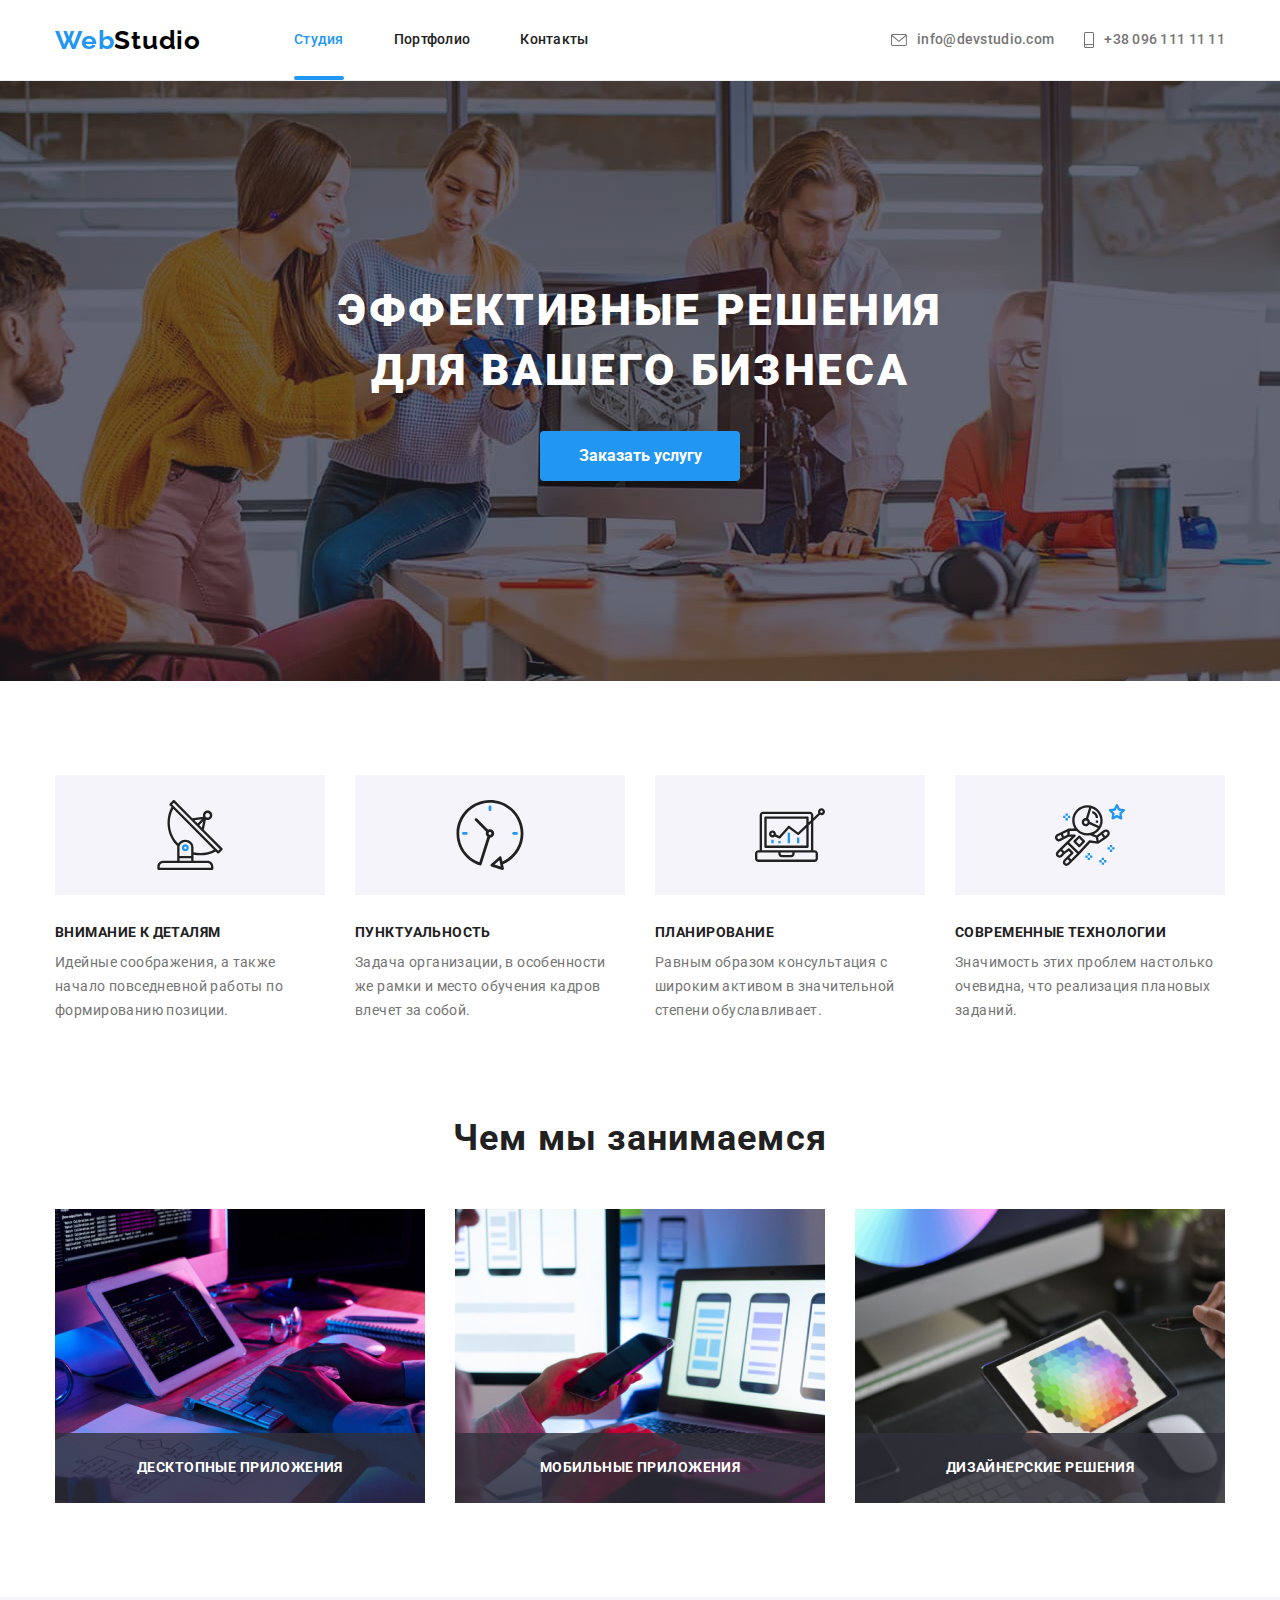
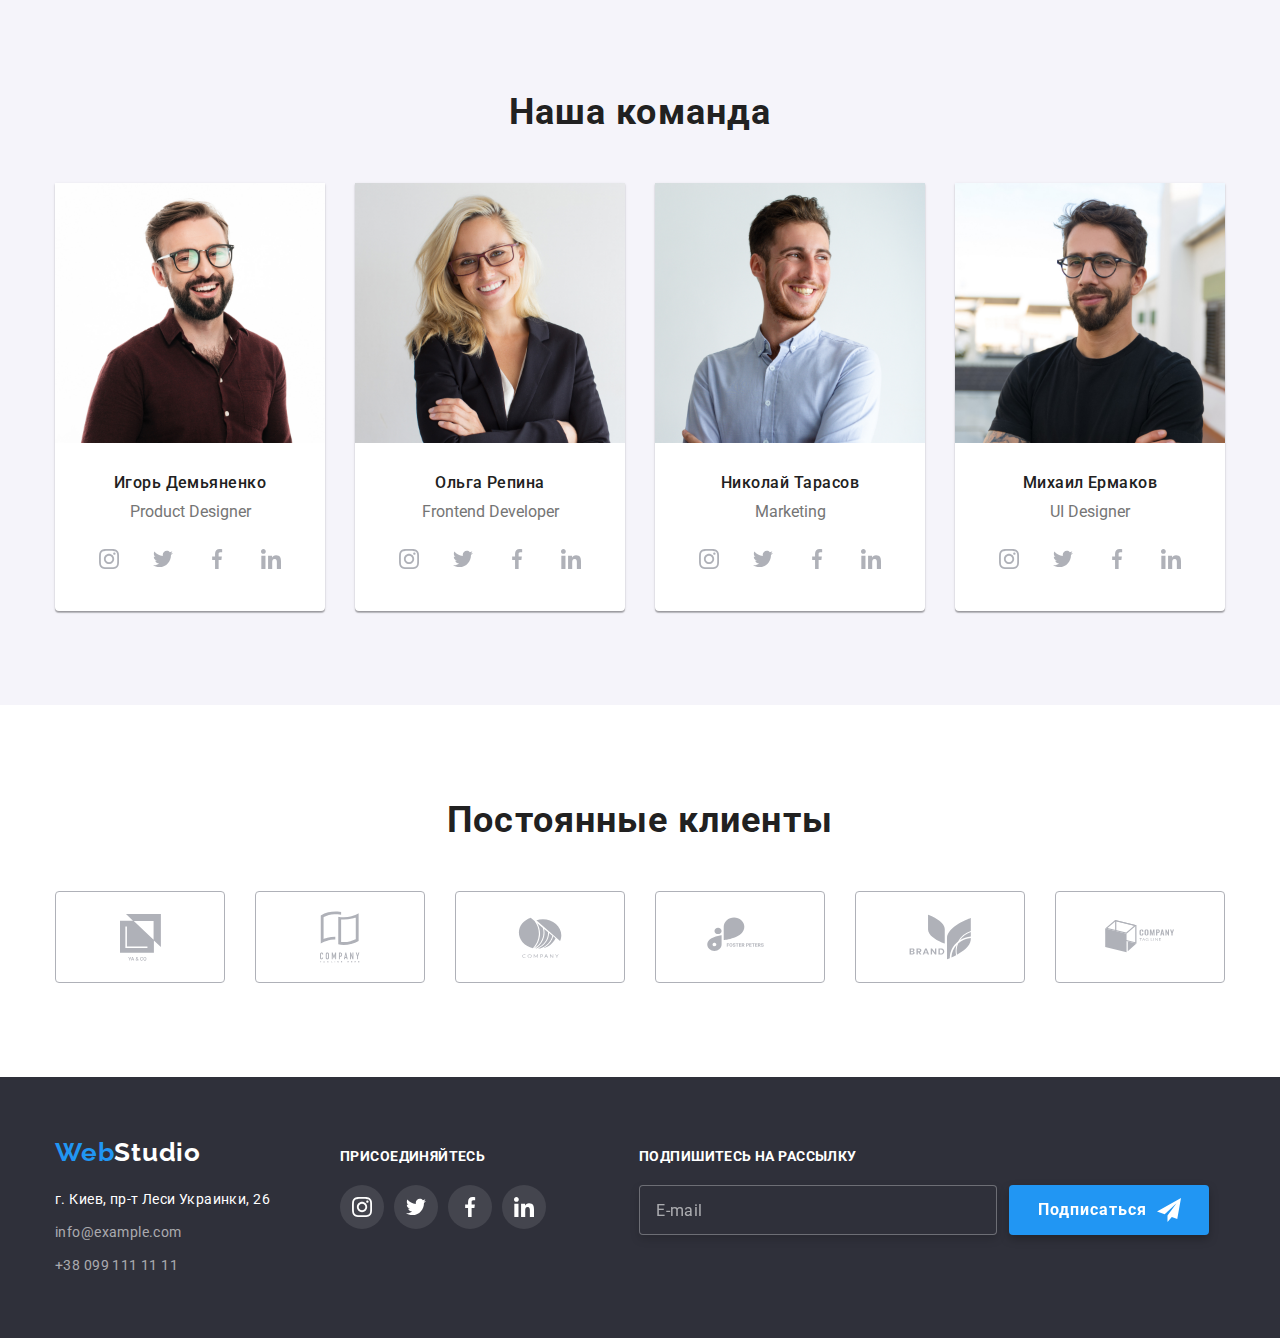
<file: index.html>
<!DOCTYPE html>
<html lang="ru">
  <head>
    <meta charset="UTF-8" />
    <meta http-equiv="X-UA-Compatible" content="IE=edge" />
    <meta name="viewport" content="width=device-width, initial-scale=1.0" />
    <title>Студия</title>
    <link rel="preconnect" href="https://fonts.googleapis.com" />
    <link rel="preconnect" href="https://fonts.gstatic.com" crossorigin />
    <link
      href="https://fonts.googleapis.com/css2?family=Raleway:wght@700&family=Roboto:wght@400;500;700;900&display=swap"
      rel="stylesheet"
    />
    <link
      rel="stylesheet"
      href="https://cdnjs.cloudflare.com/ajax/libs/modern-normalize/1.1.0/modern-normalize.min.css"
    />
    <link rel="stylesheet" href="./css/main.min.css" />
  </head>

  <body>
    <!--* HEADER *-->
    <header class="header">
      <div class="container">
        <nav class="nav">
          <a href="./index.html" class="logo">Web<span class="logo__header">Studio</span></a>
          <ul class="header-nav all-lists">
            <li class="header-nav__item">
              <a href="./index.html" class="header-nav__link current">Студия</a>
            </li>
            <li class="header-nav__item">
              <a href="./portfolio.html" class="header-nav__link">Портфолио</a>
            </li>
            <li class="header-nav__item">
              <a href="" class="header-nav__link link">Контакты</a>
            </li>
          </ul>

          <ul class="header-auth all-lists">
            <li class="header-auth__item">
              <a class="header-auth__link" href="mailto:info@devstudio.com">
                <svg class="header-auth__icon" width="16px" height="12px">
                  <use href="./images/icons.svg#icon-envelope-header"></use></svg
                >info@devstudio.com</a
              >
            </li>
            <li class="header-auth__item">
              <a class="header-auth__link" href="tel:+380961111111">
                <svg class="header-auth__icon" width="10px" height="16px">
                  <use href="./images/icons.svg#icon-smartphone-header"></use></svg
                >+38 096 111 11 11</a
              >
            </li>
          </ul>
        </nav>
      </div>
    </header>
    <main>
      <!--* MAIN * -->
      <section class="hero">
        <div class="hero__overlay">
          <h1 class="hero__title">Эффективные решения <br />для вашего бизнеса</h1>
          <button class="hero__button" type="button" data-modal-open>Заказать услугу</button>
        </div>
        <div class="backdrop is-hidden" data-modal>
          <div class="modal">
            <button class="modal__close-button" type="button" data-modal-close>
              <svg width="11px" height="11px">
                <use href="./images/icons.svg#close-button"></use>
              </svg>
            </button>

            <form class="modal-form" autocomplete="off">
              <h2 class="modal-form__title">Оставьте свои данные, мы вам перезвоним</h2>
              <div class="modal-form__field">
                <label class="modal-form__label" for="name">Имя</label>
                <input class="modal-form__input" type="text" name="name" id="name" />
                <svg class="modal-form__icon" width="18px" height="18px">
                  <use href="./images/icons.svg#modal-person"></use>
                </svg>
              </div>

              <div class="modal-form__field">
                <label class="modal-form__label" for="tel">Телефон</label>
                <input class="modal-form__input" type="tel" name="tel" id="tel" />
                <svg class="modal-form__icon" width="18px" height="18px">
                  <use href="./images/icons.svg#modal-phone"></use>
                </svg>
              </div>

              <div class="modal-form__field">
                <label class="modal-form__label" for="mail">Почта</label>
                <input class="modal-form__input" type="email" name="mail" id="mail" />
                <svg class="modal-form__icon" width="18px" height="18px">
                  <use href="./images/icons.svg#modal-email"></use>
                </svg>
              </div>

              <div class="modal-form__field">
                <label class="modal-form__label" for="comment">Комментарий</label>
                <textarea
                  class="modal-form__comment"
                  name="comment"
                  id="comment"
                  rows="10"
                  placeholder="Введите текст"
                ></textarea>
              </div>

              <div class="policy">
                <label class="policy__label" for="policy">
                  <input class="policy__checkbox" type="checkbox" name="policy" id="policy" />
                  <span class="policy__icon"></span>
                  Соглашаюсь с рассылкой и принимаю
                  <a class="policy__contract" href="#">Условия договора</a></label
                >
              </div>

              <button class="modal-button" type="submit">Отправить</button>
            </form>
          </div>
        </div>
      </section>
      <!--* FEATURES *-->
      <section class="section-features">
        <div class="container">
          <ul class="features-list all-lists">
            <li class="features-list__item">
              <div class="features-list__photo">
                <svg width="70px" height="70px">
                  <use href="./images/icons.svg#icon-antenna"></use>
                </svg>
              </div>
              <h3 class="features-list__title">Внимание к деталям</h3>
              <p class="features-list__text">
                Идейные соображения, а также начало повседневной работы по формированию позиции.
              </p>
            </li>

            <li class="features-list__item">
              <div class="features-list__photo">
                <svg width="70px" height="70px">
                  <use href="./images/icons.svg#icon-clock"></use>
                </svg>
              </div>
              <h3 class="features-list__title">Пунктуальность</h3>
              <p class="features-list__text">
                Задача организации, в особенности же рамки и место обучения кадров влечет за собой.
              </p>
            </li>

            <li class="features-list__item">
              <div class="features-list__photo">
                <svg width="70px" height="70px">
                  <use href="./images/icons.svg#icon-diagram"></use>
                </svg>
              </div>
              <h3 class="features-list__title">Планирование</h3>
              <p class="features-list__text">
                Равным образом консультация с широким активом в значительной степени обуславливает.
              </p>
            </li>
            <li class="features-list__item">
              <div class="features-list__photo">
                <svg width="70px" height="70px">
                  <use href="./images/icons.svg#icon-astronaut"></use>
                </svg>
              </div>
              <h3 class="features-list__title">Современные технологии</h3>
              <p class="features-list__text">
                Значимость этих проблем настолько очевидна, что реализация плановых заданий.
              </p>
            </li>
          </ul>
        </div>
      </section>

      <!--* OUR WORK -->
      <section class="section-work section">
        <div class="container">
          <h2 class="section-work__title">Чем мы занимаемся</h2>
          <ul class="section-work__list all-lists">
            <li class="section-work__item">
              <img
                src="./images/what-we-are-doing/box1.jpg"
                width="370"
                height="294"
                alt="Набирают текст на клавиатуре"
              />
              <div class="section-work__background">
                <h3 class="section-work__background-title">Десктопные приложения</h3>
              </div>
            </li>
            <li class="section-work__item">
              <img
                src="./images/what-we-are-doing/box2.jpg"
                width="370"
                height="294"
                alt="Телефон и ноутбук"
              />
              <div class="section-work__background">
                <h3 class="section-work__background-title">Мобильные приложения</h3>
              </div>
            </li>
            <li class="section-work__item">
              <img
                src="./images/what-we-are-doing/box3.jpg"
                width="370"
                height="294"
                alt="Разные цвета на планшете"
              />
              <div class="section-work__background">
                <h3 class="section-work__background-title">Дизайнерские решения</h3>
              </div>
            </li>
          </ul>
        </div>
      </section>

      <!--* OUR TEAM -->
      <section class="section-team section">
        <div class="container">
          <h2 class="section-team__title">Наша команда</h2>
          <ul class="section-team__list all-lists">
            <li class="section-team__item">
              <img src="./images/our-team/img1.jpg" width="270" height="260" alt="Мужчина" />
              <div class="section-team__box">
                <h3 class="section-team__name">Игорь Демьяненко</h3>
                <p class="section-team__job">Product Designer</p>

                <ul class="section-team__social">
                  <li class="section-team__card">
                    <a class="section-team__link" href="#">
                      <svg width="20px" height="20px">
                        <use href="./images/icons.svg#icon-instagram-team"></use></svg
                    ></a>
                  </li>

                  <li class="section-team__card">
                    <a class="section-team__link" href="#">
                      <svg width="20px" height="20px">
                        <use href="./images/icons.svg#icon-twitter-team"></use></svg
                    ></a>
                  </li>

                  <li class="section-team__card">
                    <a class="section-team__link" href="#">
                      <svg width="20px" height="20px">
                        <use href="./images/icons.svg#icon-facebook-team"></use></svg
                    ></a>
                  </li>

                  <li class="section-team__card">
                    <a class="section-team__link" href="#">
                      <svg width="20px" height="20px">
                        <use href="./images/icons.svg#icon-linkedin-team"></use></svg
                    ></a>
                  </li>
                </ul>
              </div>
            </li>

            <li class="section-team__item">
              <img src="./images/our-team/img2.jpg" width="270" height="260" alt="Женщина" />
              <div class="section-team__box">
                <h3 class="section-team__name">Ольга Репина</h3>
                <p class="section-team__job">Frontend Developer</p>

                <ul class="section-team__social">
                  <li class="section-team__card">
                    <a class="section-team__link" href="#">
                      <svg width="20px" height="20px">
                        <use href="./images/icons.svg#icon-instagram-team"></use></svg
                    ></a>
                  </li>

                  <li class="section-team__card">
                    <a class="section-team__link" href="#">
                      <svg width="20px" height="20px">
                        <use href="./images/icons.svg#icon-twitter-team"></use></svg
                    ></a>
                  </li>

                  <li class="section-team__card">
                    <a class="section-team__link" href="#">
                      <svg width="20px" height="20px">
                        <use href="./images/icons.svg#icon-facebook-team"></use></svg
                    ></a>
                  </li>

                  <li class="section-team__card">
                    <a class="section-team__link" href="#">
                      <svg width="20px" height="20px">
                        <use href="./images/icons.svg#icon-linkedin-team"></use></svg
                    ></a>
                  </li>
                </ul>
              </div>
            </li>
            <li class="section-team__item">
              <img src="./images/our-team/img3.jpg" width="270" height="260" alt="Мужчина" />
              <div class="section-team__box">
                <h3 class="section-team__name">Николай Тарасов</h3>
                <p class="section-team__job">Marketing</p>

                <ul class="section-team__social">
                  <li class="section-team__card">
                    <a class="section-team__link" href="#">
                      <svg width="20px" height="20px">
                        <use href="./images/icons.svg#icon-instagram-team"></use></svg
                    ></a>
                  </li>

                  <li class="section-team__card">
                    <a class="section-team__link" href="#">
                      <svg width="20px" height="20px">
                        <use href="./images/icons.svg#icon-twitter-team"></use></svg
                    ></a>
                  </li>

                  <li class="section-team__card">
                    <a class="section-team__link" href="#">
                      <svg width="20px" height="20px">
                        <use href="./images/icons.svg#icon-facebook-team"></use></svg
                    ></a>
                  </li>

                  <li class="section-team__card">
                    <a class="section-team__link" href="#">
                      <svg width="20px" height="20px">
                        <use href="./images/icons.svg#icon-linkedin-team"></use></svg
                    ></a>
                  </li>
                </ul>
              </div>
            </li>
            <li class="section-team__item">
              <img src="./images/our-team/img4.jpg" width="270" height="260" alt="Мужчина" />
              <div class="section-team__box">
                <h3 class="section-team__name">Михаил Ермаков</h3>
                <p class="section-team__job">UI Designer</p>

                <ul class="section-team__social">
                  <li class="section-team__card">
                    <a class="section-team__link" href="#">
                      <svg width="20px" height="20px">
                        <use href="./images/icons.svg#icon-instagram-team"></use></svg
                    ></a>
                  </li>

                  <li class="section-team__card">
                    <a class="section-team__link" href="#">
                      <svg width="20px" height="20px">
                        <use href="./images/icons.svg#icon-twitter-team"></use></svg
                    ></a>
                  </li>

                  <li class="section-team__card">
                    <a class="section-team__link" href="#">
                      <svg width="20px" height="20px">
                        <use href="./images/icons.svg#icon-facebook-team"></use></svg
                    ></a>
                  </li>

                  <li class="section-team__card">
                    <a class="section-team__link" href="#">
                      <svg width="20px" height="20px">
                        <use href="./images/icons.svg#icon-linkedin-team"></use></svg
                    ></a>
                  </li>
                </ul>
              </div>
            </li>
          </ul>
        </div>
      </section>

      <!-- * MAIN CUSTOMERS -->
      <section class="main-customers section">
        <div class="container">
          <h2 class="main-customers__title">Постоянные клиенты</h2>
          <ul class="main-customers__list all-lists">
            <li class="main-customers__item">
              <a class="main-customers__link" href="#">
                <svg width="41px" height="47px">
                  <use href="./images/icons.svg#icon-client1"></use>
                </svg>
              </a>
            </li>

            <li class="main-customers__item">
              <a class="main-customers__link" href="#">
                <svg width="40px" height="52px">
                  <use href="./images/icons.svg#icon-client2"></use>
                </svg>
              </a>
            </li>

            <li class="main-customers__item">
              <a class="main-customers__link" href="#">
                <svg width="44px" height="41px">
                  <use href="./images/icons.svg#icon-client3"></use>
                </svg>
              </a>
            </li>
            <li class="main-customers__item">
              <a class="main-customers__link" href="#">
                <svg width="85px" height="41px">
                  <use href="./images/icons.svg#icon-client4"></use>
                </svg>
              </a>
            </li>
            <li class="main-customers__item">
              <a class="main-customers__link" href="#">
                <svg width="63px" height="46px">
                  <use href="./images/icons.svg#icon-client5"></use>
                </svg>
              </a>
            </li>
            <li class="main-customers__item">
              <a class="main-customers__link" href="#">
                <svg width="94px" height="44px">
                  <use href="./images/icons.svg#icon-client6"></use>
                </svg>
              </a>
            </li>
          </ul>
        </div>
      </section>
    </main>

    <!--* FOOTER * -->
    <footer class="footer">
      <div class="container">
        <div>
          <a href="./index.html" class="logo logo__footer"
            >Web<span class="logo__footer--accent">Studio</span>
          </a>

          <address class="footer-address">
            <p class="footer-address__text">г. Киев, пр-т Леси Украинки, 26</p>
            <ul class="all-lists">
              <li class="footer-address__item">
                <a href="mailto:info@example.com" class="footer-address__link">info@example.com</a>
              </li>
              <li class="footer-address__item">
                <a href="tel:+380991111111" class="footer-address__link">+38 099 111 11 11</a>
              </li>
            </ul>
          </address>
        </div>

        <div class="footer-join">
          <h3 class="footer-join__title">присоединяйтесь</h3>
          <ul class="footer-join__list all-lists">
            <li class="footer-join__item">
              <a class="footer-join__link" href="#">
                <svg width="20px" height="20px">
                  <use href="./images/icons.svg#icon-instagram-footer"></use>
                </svg>
              </a>
            </li>
            <li class="footer-join__item">
              <a class="footer-join__link" href="#">
                <svg width="20px" height="20px">
                  <use href="./images/icons.svg#icon-twitter-footer"></use>
                </svg>
              </a>
            </li>
            <li class="footer-join__item">
              <a class="footer-join__link" href="#">
                <svg width="20px" height="20px">
                  <use href="./images/icons.svg#icon-facebook-footer"></use>
                </svg>
              </a>
            </li>
            <li class="footer-join__item">
              <a class="footer-join__link" href="#">
                <svg width="20px" height="20px">
                  <use href="./images/icons.svg#icon-linkedin-footer"></use>
                </svg>
              </a>
            </li>
          </ul>
        </div>

        <!-- * FOOTER FORM *-->
        <div class="footer-sign footer-sign--box">
          <p class="footer-sign__title">подпишитесь на рассылку</p>
          <form class="footer-sign__form">
            <input
              class="footer-sign__input"
              type="email"
              name="mail-footer"
              id="mail-footer"
              placeholder="E-mail"
            />
            <label for="mail-footer"></label>
            <button class="footer-sign__button" type="submit">
              <svg class="footer-sign__icon" width="24px" height="24px">
                <use href="./images/icons.svg#icon-send"></use></svg
              >Подписаться
            </button>
          </form>
        </div>
      </div>
    </footer>
    <script src="./js/modal.js"></script>
  </body>
</html>
</file>
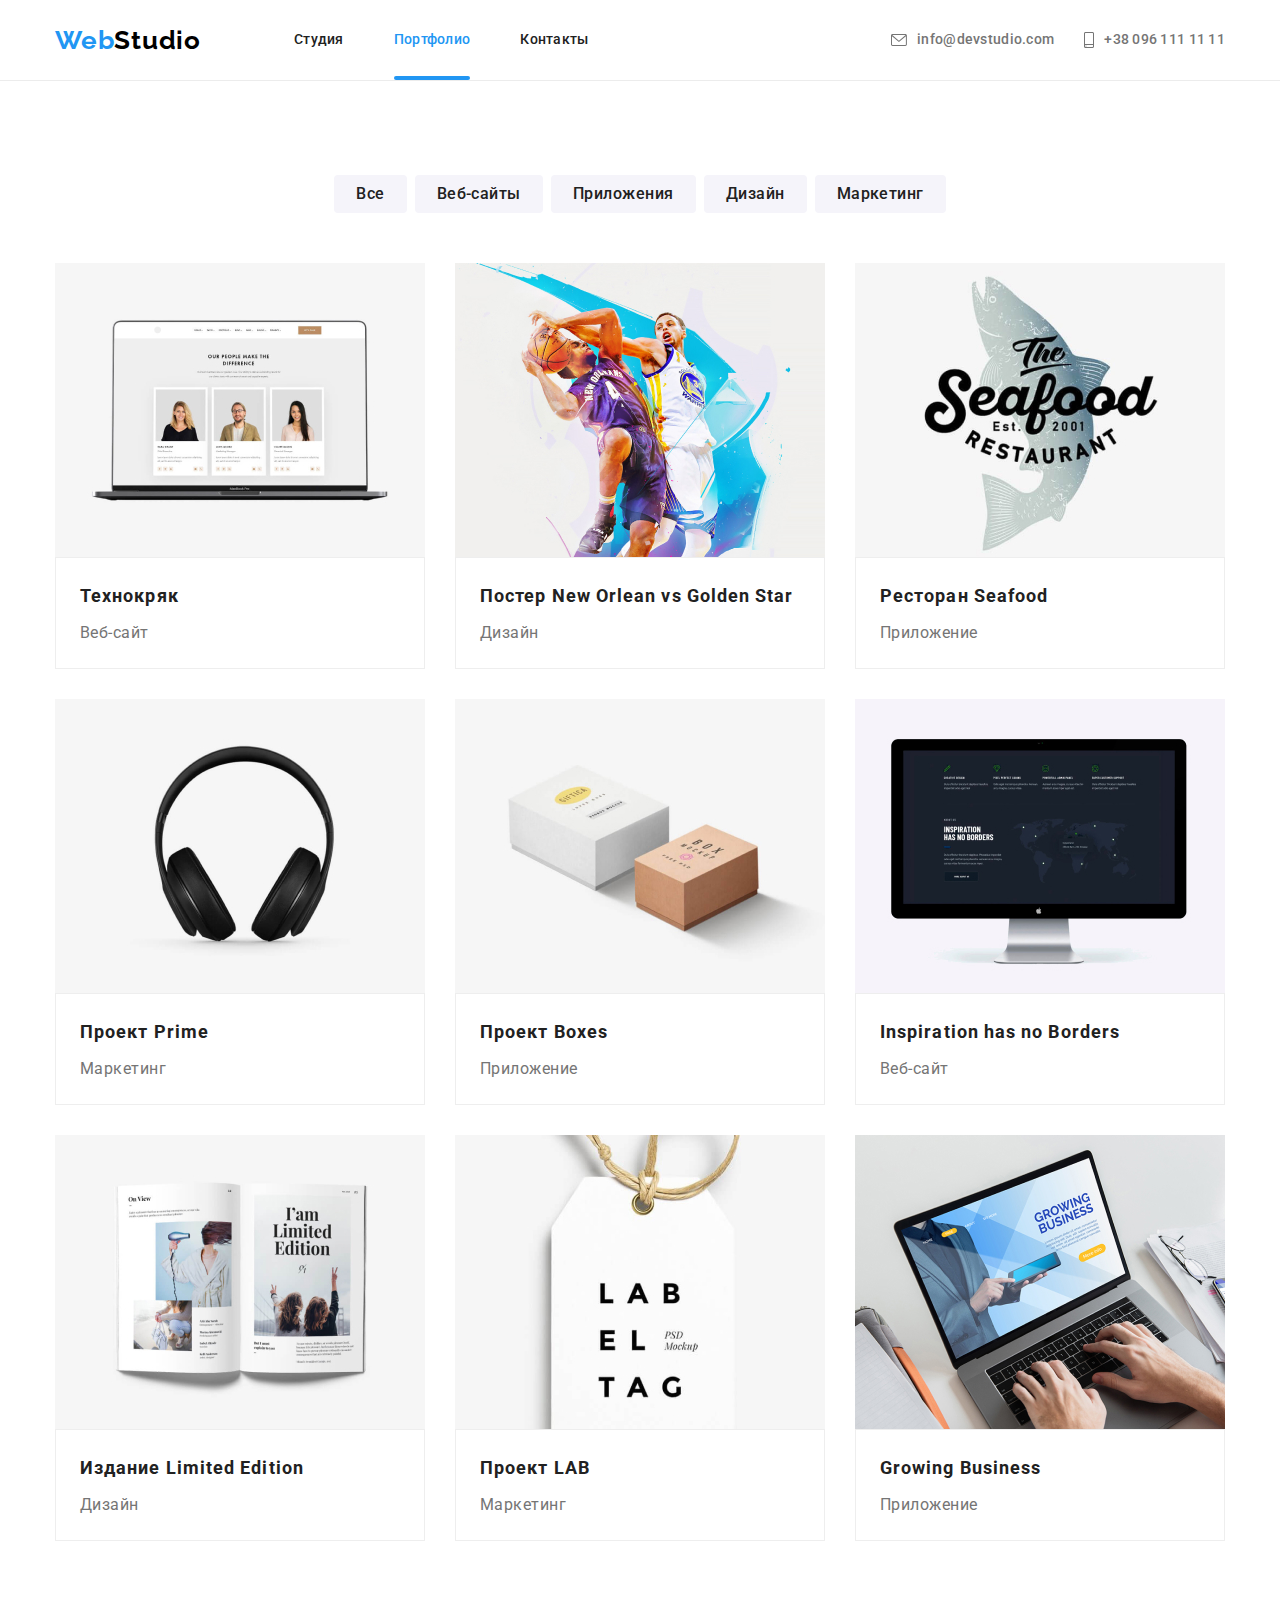
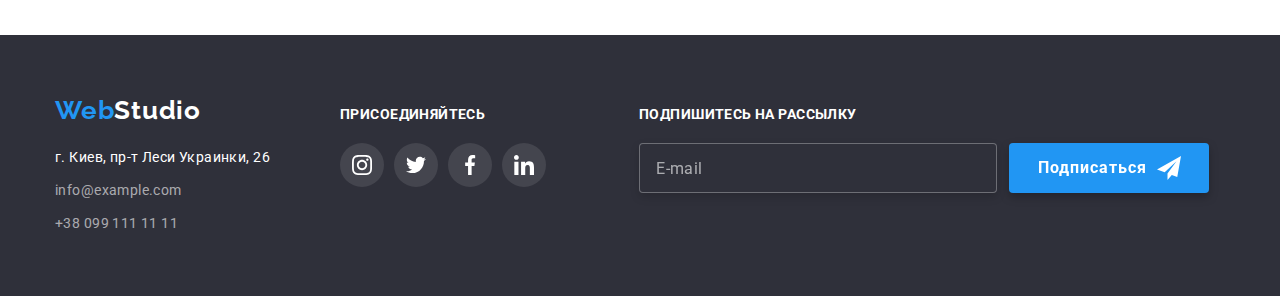
<file: portfolio.html>
<!DOCTYPE html>
<html lang="en">
  <head>
    <meta charset="UTF-8" />
    <meta http-equiv="X-UA-Compatible" content="IE=edge" />
    <meta name="viewport" content="width=device-width, initial-scale=1.0" />
    <title>Портфолио</title>
    <link rel="preconnect" href="https://fonts.googleapis.com" />
    <link rel="preconnect" href="https://fonts.gstatic.com" crossorigin />
    <link
      href="https://fonts.googleapis.com/css2?family=Raleway:wght@700&family=Roboto:wght@400;500;700;900&display=swap"
      rel="stylesheet"
    />
    <link
      rel="stylesheet"
      href="https://cdnjs.cloudflare.com/ajax/libs/modern-normalize/1.1.0/modern-normalize.min.css"
    />
    <link rel="stylesheet" href="./css/main.min.css" />
  </head>
  <body>
    <!--* HEADER *-->
    <header class="header">
      <div class="container">
        <nav class="nav">
          <a href="./index.html" class="logo">Web<span class="logo__header">Studio</span></a>
          <ul class="header-nav all-lists">
            <li class="header-nav__item">
              <a href="./index.html" class="header-nav__link">Студия</a>
            </li>
            <li class="header-nav__item">
              <a href="./portfolio.html" class="header-nav__link current">Портфолио</a>
            </li>
            <li class="header-nav__item">
              <a href="" class="header-nav__link link">Контакты</a>
            </li>
          </ul>

          <ul class="header-auth all-lists">
            <li class="header-auth__item">
              <a class="header-auth__link" href="mailto:info@devstudio.com">
                <svg class="header-auth__icon" width="16px" height="12px">
                  <use href="./images/icons.svg#icon-envelope-header"></use></svg
                >info@devstudio.com</a
              >
            </li>
            <li class="header-auth__item">
              <a class="header-auth__link" href="tel:+380961111111">
                <svg class="header-auth__icon" width="10px" height="16px">
                  <use href="./images/icons.svg#icon-smartphone-header"></use></svg
                >+38 096 111 11 11</a
              >
            </li>
          </ul>
        </nav>
      </div>
    </header>
    <main>
      <section class="section-portfolio section">
        <div class="container">
          <!--* BUTTONS LIST -->
          <ul class="section-portfolio__list all-lists">
            <li class="section-portfolio__item">
              <button class="section-portfolio__button" type="button">Все</button>
            </li>
            <li class="section-portfolio__item">
              <button class="section-portfolio__button" type="button">Веб-сайты</button>
            </li>
            <li class="section-portfolio__item">
              <button class="section-portfolio__button" type="button">Приложения</button>
            </li>
            <li class="section-portfolio__item">
              <button class="section-portfolio__button" type="button">Дизайн</button>
            </li>
            <li class="section-portfolio__item">
              <button class="section-portfolio__button" type="button">Маркетинг</button>
            </li>
          </ul>

          <!--* POJECTS LIST -->
          <ul class="portfolio-projects all-lists">
            <li class="portfolio-projects__item">
              <a class="link" href="#">
                <div class="projects-thumb">
                  <img src="./images/portfolio/img1.jpg" width="370" height="294" alt="Ноутбук" />
                  <div class="projects-thumb__item">
                    <p class="projects-thumb__text">
                      Ресурс предлагает комплексные предложения с разным уровнем функционала и
                      сервисов. Все это позволит посетителю получить исчерпывающие сведения о
                      компании или частном лице.
                    </p>
                  </div>
                </div>

                <div class="portfolio-projects__box">
                  <h2 class="portfolio-projects__title">Технокряк</h2>
                  <p class="portfolio-projects__text">Веб-сайт</p>
                </div>
              </a>
            </li>

            <li class="portfolio-projects__item">
              <a class="link" href="#">
                <div class="projects-thumb">
                  <img
                    src="./images/portfolio/img2.jpg"
                    width="370"
                    height="294"
                    alt="Два баскетболиста"
                  />
                  <div class="projects-thumb__item">
                    <p class="projects-thumb__text">
                      Ресурс предлагает комплексные предложения с разным уровнем функционала и
                      сервисов. Все это позволит посетителю получить исчерпывающие сведения о
                      компании или частном лице.
                    </p>
                  </div>
                </div>
                <div class="portfolio-projects__box">
                  <h2 class="portfolio-projects__title">Постер New Orlean vs Golden Star</h2>
                  <p class="portfolio-projects__text">Дизайн</p>
                </div>
              </a>
            </li>

            <li class="portfolio-projects__item">
              <a class="link" href="#">
                <div class="projects-thumb">
                  <img
                    src="./images/portfolio/img3.jpg"
                    width="370"
                    height="294"
                    alt="Рыба и надпись"
                  />
                  <div class="projects-thumb__item">
                    <p class="projects-thumb__text">
                      Ресурс предлагает комплексные предложения с разным уровнем функционала и
                      сервисов. Все это позволит посетителю получить исчерпывающие сведения о
                      компании или частном лице.
                    </p>
                  </div>
                </div>

                <div class="portfolio-projects__box">
                  <h2 class="portfolio-projects__title">Ресторан Seafood</h2>
                  <p class="portfolio-projects__text">Приложение</p>
                </div>
              </a>
            </li>

            <li class="portfolio-projects__item">
              <a class="link" href="#">
                <div class="projects-thumb">
                  <img src="./images/portfolio/img4.jpg" width="370" height="294" alt="Наушники" />
                  <div class="projects-thumb__item">
                    <p class="projects-thumb__text">
                      Ресурс предлагает комплексные предложения с разным уровнем функционала и
                      сервисов. Все это позволит посетителю получить исчерпывающие сведения о
                      компании или частном лице.
                    </p>
                  </div>
                </div>

                <div class="portfolio-projects__box">
                  <h2 class="portfolio-projects__title">Проект Prime</h2>
                  <p class="portfolio-projects__text">Маркетинг</p>
                </div>
              </a>
            </li>

            <li class="portfolio-projects__item">
              <a class="link" href="#">
                <div class="projects-thumb">
                  <img
                    src="./images/portfolio/img5.jpg"
                    width="370"
                    height="294"
                    alt="Две коробки"
                  />

                  <div class="projects-thumb__item">
                    <p class="projects-thumb__text">
                      Ресурс предлагает комплексные предложения с разным уровнем функционала и
                      сервисов. Все это позволит посетителю получить исчерпывающие сведения о
                      компании или частном лице.
                    </p>
                  </div>
                </div>

                <div class="portfolio-projects__box">
                  <h2 class="portfolio-projects__title">Проект Boxes</h2>
                  <p class="portfolio-projects__text">Приложение</p>
                </div>
              </a>
            </li>

            <li class="portfolio-projects__item">
              <a class="link" href="#">
                <div class="projects-thumb">
                  <img src="./images/portfolio/img6.jpg" width="370" height="294" alt="Монитор" />

                  <div class="projects-thumb__item">
                    <p class="projects-thumb__text">
                      Ресурс предлагает комплексные предложения с разным уровнем функционала и
                      сервисов. Все это позволит посетителю получить исчерпывающие сведения о
                      компании или частном лице.
                    </p>
                  </div>
                </div>

                <div class="portfolio-projects__box">
                  <h2 class="portfolio-projects__title">Inspiration has no Borders</h2>
                  <p class="portfolio-projects__text">Веб-сайт</p>
                </div>
              </a>
            </li>

            <li class="portfolio-projects__item">
              <a class="link" href="#">
                <div class="projects-thumb">
                  <img
                    src="./images/portfolio/img7.jpg"
                    width="370"
                    height="294"
                    alt="Открытая книга"
                  />

                  <div class="projects-thumb__item">
                    <p class="projects-thumb__text">
                      Ресурс предлагает комплексные предложения с разным уровнем функционала и
                      сервисов. Все это позволит посетителю получить исчерпывающие сведения о
                      компании или частном лице.
                    </p>
                  </div>
                </div>

                <div class="portfolio-projects__box">
                  <h2 class="portfolio-projects__title">Издание Limited Edition</h2>
                  <p class="portfolio-projects__text">Дизайн</p>
                </div>
              </a>
            </li>

            <li class="portfolio-projects__item">
              <a class="link" href="#">
                <div class="projects-thumb">
                  <img src="./images/portfolio/img8.jpg" width="370" height="294" alt="Этикетка" />

                  <div class="projects-thumb__item">
                    <p class="projects-thumb__text">
                      Ресурс предлагает комплексные предложения с разным уровнем функционала и
                      сервисов. Все это позволит посетителю получить исчерпывающие сведения о
                      компании или частном лице.
                    </p>
                  </div>
                </div>

                <div class="portfolio-projects__box">
                  <h2 class="portfolio-projects__title">Проект LAB</h2>
                  <p class="portfolio-projects__text">Маркетинг</p>
                </div>
              </a>
            </li>

            <li class="portfolio-projects__item">
              <a class="link" href="#">
                <div class="projects-thumb">
                  <img src="./images/portfolio/img9.jpg" width="370" height="294" alt="Ноутбук" />

                  <div class="projects-thumb__item">
                    <p class="projects-thumb__text">
                      Ресурс предлагает комплексные предложения с разным уровнем функционала и
                      сервисов. Все это позволит посетителю получить исчерпывающие сведения о
                      компании или частном лице.
                    </p>
                  </div>
                </div>

                <div class="portfolio-projects__box">
                  <h2 class="portfolio-projects__title">Growing Business</h2>
                  <p class="portfolio-projects__text">Приложение</p>
                </div>
              </a>
            </li>
          </ul>
        </div>
      </section>
    </main>

    <!--* FOOTER * -->
    <footer class="footer">
      <div class="container">
        <div>
         <a href="./index.html" class="logo logo__footer"
            >Web<span class="logo__footer--accent">Studio</span>
          </a>
          <address class="footer-address">
            <p class="footer-address__text">г. Киев, пр-т Леси Украинки, 26</p>
            <ul class="all-lists">
              <li class="footer-address__item">
                <a href="mailto:info@example.com" class="footer-address__link">info@example.com</a>
              </li>
              <li class="footer-address__item">
                <a href="tel:+380991111111" class="footer-address__link">+38 099 111 11 11</a>
              </li>
            </ul>
          </address>
        </div>

        <div class="footer-join">
          <h3 class="footer-join__title">присоединяйтесь</h3>
          <ul class="footer-join__list all-lists">
            <li class="footer-join__item">
              <a class="footer-join__link" href="#">
                <svg width="20px" height="20px">
                  <use href="./images/icons.svg#icon-instagram-footer"></use>
                </svg>
              </a>
            </li>
            <li class="footer-join__item">
              <a class="footer-join__link" href="#">
                <svg width="20px" height="20px">
                  <use href="./images/icons.svg#icon-twitter-footer"></use>
                </svg>
              </a>
            </li>
            <li class="footer-join__item">
              <a class="footer-join__link" href="#">
                <svg width="20px" height="20px">
                  <use href="./images/icons.svg#icon-facebook-footer"></use>
                </svg>
              </a>
            </li>
            <li class="footer-join__item">
              <a class="footer-join__link" href="#">
                <svg width="20px" height="20px">
                  <use href="./images/icons.svg#icon-linkedin-footer"></use>
                </svg>
              </a>
            </li>
          </ul>
        </div>

        <!-- * FOOTER FORM *-->
        <div class="footer-sign footer-sign--box">
          <p class="footer-sign__title">подпишитесь на рассылку</p>
          <form class="footer-sign__form">
            <input
              class="footer-sign__input"
              type="email"
              name="mail-footer"
              id="mail-footer"
              placeholder="E-mail"
            />
            <label for="mail-footer"></label>
            <button class="footer-sign__button" type="submit">
              <svg class="footer-sign__icon" width="24px" height="24px">
                <use href="./images/icons.svg#icon-send"></use></svg
              >Подписаться
            </button>
          </form>
        </div>
      </div>
    </footer>
  </body>
</html>
</file>
<file: css/main.min.css>
:root{--general-text-color: #212121;--accent-colour: #2196f3;--hero-addres-button-text-color: #ffffff;--paragraph-text-color: #757575;--footer-auth-text-color: rgba(255, 255, 255, 0.6);--header-background-color: #ffffff;--footer-background-color: #2f303a;--portfolio-button-background: #f5f4fa;--header-logo-color: #000000}body{color:var(--paragraph-text-color);background-color:var(--header-background-color);font-family:Roboto,sans-serif;font-size:14px}p,h1,h2,h3,h4,h5,h6{padding:0;margin:0}img{display:block}.all-lists{list-style:none;padding:0;margin:0}.link{text-decoration:none}.backdrop.is-hidden{opacity:0;pointer-events:none;visibility:hidden}.backdrop.is-hidden .modal{-webkit-transform:translate(-50%, -50%) scale(0.9);transform:translate(-50%, -50%) scale(0.9);-webkit-transition:250ms cubic-bezier(0.4, 0, 0.2, 1);transition:250ms cubic-bezier(0.4, 0, 0.2, 1)}.container{margin-left:auto;margin-right:auto;width:1200px;padding-left:15px;padding-right:15px}.section{padding-top:94px;padding-bottom:94px}.section-features{padding-top:94px}.features-list{display:-webkit-box;display:-ms-flexbox;display:flex}.features-list__item{width:270px}.features-list__item:not(:last-child){margin-right:30px}.features-list__photo{display:-webkit-box;display:-ms-flexbox;display:flex;width:270px;height:120px;background-color:var(--portfolio-button-background);-webkit-box-align:center;-ms-flex-align:center;align-items:center;-webkit-box-pack:center;-ms-flex-pack:center;justify-content:center;margin-bottom:30px}.features-list__title{color:var(--general-text-color);font-weight:700;font-size:14px;line-height:1.14;letter-spacing:.03em;text-transform:uppercase;margin-bottom:10px}.features-list__text{line-height:1.71;letter-spacing:.03em;color:var(--paragraph-text-color)}.hero__title{color:var(--hero-addres-button-text-color);font-weight:900;font-size:44px;line-height:1.36;letter-spacing:.06em;text-transform:uppercase;margin-bottom:30px}.hero__overlay{max-width:1600px;height:600px;margin-left:auto;margin-right:auto;padding-top:200px;padding-bottom:200px;text-align:center;background-color:#2f303a;background-image:-webkit-gradient(linear, left top, right top, from(rgba(47, 48, 58, 0.4)), to(rgba(47, 48, 58, 0.4))),url(../images/background-header.jpg);background-image:linear-gradient(to right, rgba(47, 48, 58, 0.4), rgba(47, 48, 58, 0.4)),url(../images/background-header.jpg);background-size:cover;background-position:center;background-repeat:no-repeat}.hero__button{color:var(--hero-addres-button-text-color);background-color:var(--accent-colour);font-family:Roboto,sans-serif;font-style:normal;font-weight:700;font-size:16px;line-height:1.88;cursor:pointer;border-radius:4px;min-width:200px;border:1px rgba(0,0,0,0);-webkit-box-shadow:0px 4px 4px rgba(0,0,0,.15);box-shadow:0px 4px 4px rgba(0,0,0,.15);padding:10px 32px;display:inline-block;-webkit-transition:250ms cubic-bezier(0.4, 0, 0.2, 1);transition:250ms cubic-bezier(0.4, 0, 0.2, 1)}.hero__button:hover,.hero__button:focus,.hero__button:active{background-color:#188ce8;-webkit-box-shadow:0px 4px 4px rgba(0,0,0,.15);box-shadow:0px 4px 4px rgba(0,0,0,.15);-webkit-transition:250ms cubic-bezier(0.4, 0, 0.2, 1);transition:250ms cubic-bezier(0.4, 0, 0.2, 1)}.logo{color:var(--accent-colour);font-family:Raleway,sans-serif;font-weight:700;font-size:26px;line-height:1.19;letter-spacing:.03em;text-decoration:none}.logo__header{color:var(--header-logo-color)}.logo__footer{margin-bottom:20px;display:inline-block}.logo__footer--accent{color:var(--hero-addres-button-text-color)}.main-customers__title{color:var(--general-text-color);font-weight:700;font-size:36px;line-height:1.17;text-align:center;letter-spacing:.03em;margin-bottom:50px}.main-customers__list{display:-webkit-box;display:-ms-flexbox;display:flex}.main-customers__item:not(:last-child){margin-right:30px}.main-customers__link{display:-webkit-box;display:-ms-flexbox;display:flex;width:170px;height:92px;-webkit-box-align:center;-ms-flex-align:center;align-items:center;-webkit-box-pack:center;-ms-flex-pack:center;justify-content:center;fill:#afb1b8;border:1px solid #afb1b8;border-radius:4px;-webkit-transition:250ms cubic-bezier(0.4, 0, 0.2, 1);transition:250ms cubic-bezier(0.4, 0, 0.2, 1)}.main-customers__link:hover,.main-customers__link:focus{fill:var(--accent-colour);border:1px solid var(--accent-colour);-webkit-transition:250ms cubic-bezier(0.4, 0, 0.2, 1);transition:250ms cubic-bezier(0.4, 0, 0.2, 1)}.modal-form{width:448px;margin-left:auto;margin-right:auto}.modal-form__title{font-weight:700;font-size:20px;line-height:1.15;text-align:center;letter-spacing:.03em;color:var(--general-text-color);margin-top:40px;margin-bottom:12px}.modal-form__field{position:relative;display:-webkit-box;display:-ms-flexbox;display:flex;-webkit-box-orient:vertical;-webkit-box-direction:normal;-ms-flex-direction:column;flex-direction:column;margin-bottom:10px}.modal-form__label{margin-bottom:4px;font-size:12px;line-height:1.17;letter-spacing:.01em;color:#757575}.modal-form__input{margin:0;padding:10px 42px;font-size:14px;border:1px solid rgba(33,33,33,.2);border-radius:4px;cursor:pointer;-webkit-transition:250ms cubic-bezier(0.4, 0, 0.2, 1);transition:250ms cubic-bezier(0.4, 0, 0.2, 1)}.modal-form__input:focus{outline:none;border:1px solid var(--accent-colour);-webkit-transition:250ms cubic-bezier(0.4, 0, 0.2, 1);transition:250ms cubic-bezier(0.4, 0, 0.2, 1)}.modal-form__icon{position:absolute;bottom:10px;left:12px;fill:var(--general-text-color);-webkit-transition:250ms cubic-bezier(0.4, 0, 0.2, 1);transition:250ms cubic-bezier(0.4, 0, 0.2, 1)}.modal-form__input:focus+.modal-form__icon{fill:var(--accent-colour);-webkit-transition:250ms cubic-bezier(0.4, 0, 0.2, 1);transition:250ms cubic-bezier(0.4, 0, 0.2, 1)}.modal-form__comment{resize:none;padding:12px 16px;border:1px solid rgba(33,33,33,.2);border-radius:4px;height:120px;outline:none;-webkit-transition:250ms cubic-bezier(0.4, 0, 0.2, 1);transition:250ms cubic-bezier(0.4, 0, 0.2, 1)}.modal-form__comment:focus{outline:none;-webkit-transition:250ms cubic-bezier(0.4, 0, 0.2, 1);transition:250ms cubic-bezier(0.4, 0, 0.2, 1);border:1px solid var(--accent-colour)}.modal-form__comment::-webkit-input-placeholder{font-size:14px;line-height:1.14;letter-spacing:.01em;color:rgba(117,117,117,.5)}.modal-form__comment::-moz-placeholder{font-size:14px;line-height:1.14;letter-spacing:.01em;color:rgba(117,117,117,.5)}.modal-form__comment:-ms-input-placeholder{font-size:14px;line-height:1.14;letter-spacing:.01em;color:rgba(117,117,117,.5)}.modal-form__comment::-ms-input-placeholder{font-size:14px;line-height:1.14;letter-spacing:.01em;color:rgba(117,117,117,.5)}.modal-form__comment::placeholder{font-size:14px;line-height:1.14;letter-spacing:.01em;color:rgba(117,117,117,.5)}.policy{display:-webkit-box;display:-ms-flexbox;display:flex;margin-top:20px;margin-bottom:30px;text-align:center;-webkit-box-pack:center;-ms-flex-pack:center;justify-content:center}.policy__label{display:-webkit-box;display:-ms-flexbox;display:flex;-webkit-box-align:center;-ms-flex-align:center;align-items:center;font-size:14px;line-height:1.71;letter-spacing:.03em;color:#757575}.policy__checkbox{position:absolute;width:1px;height:1px;margin:-1px;border:0;padding:0;clip:rect(0 0 0 0);overflow:hidden}.policy__icon{display:inline-block;width:16px;height:15px;border:2px solid var(--general-text-color);border-radius:2px;margin-right:7px;-webkit-transition:250ms cubic-bezier(0.4, 0, 0.2, 1);transition:250ms cubic-bezier(0.4, 0, 0.2, 1)}.policy__checkbox:checked+.policy__icon{border-color:var(--accent-colour);background-color:var(--accent-colour);background-image:url(../images/icon-check.svg);-webkit-transition:250ms cubic-bezier(0.4, 0, 0.2, 1);transition:250ms cubic-bezier(0.4, 0, 0.2, 1)}.policy__contract{font-size:14px;line-height:1.71;letter-spacing:.03em;color:#2196f3;margin-left:3px}.modal-button{display:-webkit-box;display:-ms-flexbox;display:flex;-webkit-box-align:center;-ms-flex-align:center;align-items:center;-webkit-box-pack:center;-ms-flex-pack:center;justify-content:center;margin:auto;min-width:200px;min-height:50px;color:var(--hero-addres-button-text-color);background-color:var(--accent-colour);font-family:Roboto,sans-serif;font-weight:700;font-size:16px;line-height:1.88;letter-spacing:.06em;cursor:pointer;border:1px rgba(0,0,0,0);-webkit-filter:drop-shadow(0px 4px 4px rgba(0, 0, 0, 0.25));filter:drop-shadow(0px 4px 4px rgba(0, 0, 0, 0.25));border-radius:4px}.modal-button:hover,.modal-button:focus{background-color:#188ce8;-webkit-filter:drop-shadow(0px 4px 4px rgba(0, 0, 0, 0.25));filter:drop-shadow(0px 4px 4px rgba(0, 0, 0, 0.25))}.backdrop{position:fixed;top:0;left:0;width:100%;height:100%;opacity:1;-webkit-transition:250ms cubic-bezier(0.4, 0, 0.2, 1);transition:250ms cubic-bezier(0.4, 0, 0.2, 1);z-index:9;background-color:rgba(0,0,0,.2)}.modal{position:absolute;top:50%;left:50%;width:528px;height:581px;-webkit-transform:translate(-50%, -50%) scale(1);transform:translate(-50%, -50%) scale(1);-webkit-transition:-webkit-transform 250ms cubic-bezier(0.4, 0, 0.2, 1);transition:-webkit-transform 250ms cubic-bezier(0.4, 0, 0.2, 1);transition:transform 250ms cubic-bezier(0.4, 0, 0.2, 1);transition:transform 250ms cubic-bezier(0.4, 0, 0.2, 1), -webkit-transform 250ms cubic-bezier(0.4, 0, 0.2, 1);-webkit-box-shadow:0px 1px 3px rgba(0,0,0,.12),0px 1px 1px rgba(0,0,0,.14),0px 2px 1px rgba(0,0,0,.2);box-shadow:0px 1px 3px rgba(0,0,0,.12),0px 1px 1px rgba(0,0,0,.14),0px 2px 1px rgba(0,0,0,.2);border-radius:4px;background-color:var(--header-background-color)}.modal__close-button{position:absolute;top:8px;right:8px;background-color:var(--hero-addres-button-text-color);width:30px;height:30px;border:1px solid rgba(0,0,0,.1);border-radius:50%;cursor:pointer;padding:0;-webkit-transition:250ms cubic-bezier(0.4, 0, 0.2, 1);transition:250ms cubic-bezier(0.4, 0, 0.2, 1)}.modal__close-button:hover,.modal__close-button:focus{fill:var(--accent-colour);-webkit-transition:250ms cubic-bezier(0.4, 0, 0.2, 1);transition:250ms cubic-bezier(0.4, 0, 0.2, 1)}.footer-sign__title{font-weight:700;font-size:14px;line-height:1.14;letter-spacing:.03em;text-transform:uppercase;color:var(--hero-addres-button-text-color);margin-bottom:20px}.footer-sign__form{display:-webkit-box;display:-ms-flexbox;display:flex;-webkit-box-align:center;-ms-flex-align:center;align-items:center}.footer-sign__input{width:358px;height:50px;background-color:var(--footer-background-color);outline:none;border:1px solid rgba(255,255,255,.3);-webkit-filter:drop-shadow(0px 4px 4px rgba(0, 0, 0, 0.15));filter:drop-shadow(0px 4px 4px rgba(0, 0, 0, 0.15));border-radius:4px;color:var(--hero-addres-button-text-color);font-size:16px;line-height:1.25;letter-spacing:.03em;padding:15px 16px;margin-right:12px}.footer-sign__input::-webkit-input-placeholder{color:rgba(255,255,255,.6);font-size:16px;line-height:1.25;letter-spacing:.03em}.footer-sign__input::-moz-placeholder{color:rgba(255,255,255,.6);font-size:16px;line-height:1.25;letter-spacing:.03em}.footer-sign__input:-ms-input-placeholder{color:rgba(255,255,255,.6);font-size:16px;line-height:1.25;letter-spacing:.03em}.footer-sign__input::-ms-input-placeholder{color:rgba(255,255,255,.6);font-size:16px;line-height:1.25;letter-spacing:.03em}.footer-sign__input::placeholder{color:rgba(255,255,255,.6);font-size:16px;line-height:1.25;letter-spacing:.03em}.footer-sign__button{position:relative;display:-webkit-box;display:-ms-flexbox;display:flex;-webkit-box-align:center;-ms-flex-align:center;align-items:center;width:200px;height:50px;color:var(--hero-addres-button-text-color);background-color:var(--accent-colour);font-family:Roboto,sans-serif;font-weight:700;font-size:16px;line-height:1.88;letter-spacing:.06em;cursor:pointer;border:1px rgba(0,0,0,0);-webkit-filter:drop-shadow(0px 4px 4px rgba(0, 0, 0, 0.25));filter:drop-shadow(0px 4px 4px rgba(0, 0, 0, 0.25));border-radius:4px;padding:10px 29px}.footer-sign__icon{position:absolute;right:28px}.footer-sign--box{width:570px;height:86px;margin-left:93px}.footer{background-color:var(--footer-background-color);padding-top:60px;padding-bottom:60px}.footer .container{display:-webkit-box;display:-ms-flexbox;display:flex;-webkit-box-align:baseline;-ms-flex-align:baseline;align-items:baseline}.footer-address__text{color:var(--hero-addres-button-text-color);line-height:1.71;letter-spacing:.03em;font-style:normal;margin-bottom:9px}.footer-address__item{margin-bottom:9px}.footer-address__item:last-child{margin-bottom:0}.footer-address__link{color:rgba(255,255,255,.6);line-height:1.71;letter-spacing:.03em;text-decoration:none;font-style:normal;-webkit-transition:250ms cubic-bezier(0.4, 0, 0.2, 1);transition:250ms cubic-bezier(0.4, 0, 0.2, 1)}.footer-address__link:hover,.footer-address__link:focus{color:var(--accent-colour);-webkit-transition:250ms cubic-bezier(0.4, 0, 0.2, 1);transition:250ms cubic-bezier(0.4, 0, 0.2, 1)}.footer-join__title{font-weight:700;font-size:14px;line-height:1.14;letter-spacing:.03em;text-transform:uppercase;color:var(--hero-addres-button-text-color);margin-bottom:20px;margin-left:70px}.footer-join__list{display:-webkit-box;display:-ms-flexbox;display:flex;margin-left:70px}.footer-join__item:not(:last-child){margin-right:10px}.footer-join__link{display:-webkit-box;display:-ms-flexbox;display:flex;width:44px;height:44px;border-radius:50%;background-color:rgba(255,255,255,.1);-webkit-box-align:center;-ms-flex-align:center;align-items:center;-webkit-box-pack:center;-ms-flex-pack:center;justify-content:center;fill:var(--hero-addres-button-text-color);-webkit-transition:250ms cubic-bezier(0.4, 0, 0.2, 1);transition:250ms cubic-bezier(0.4, 0, 0.2, 1)}.footer-join__link:hover,.footer-join__link:focus,.footer-join__link:active{background-color:var(--accent-colour);-webkit-transition:250ms cubic-bezier(0.4, 0, 0.2, 1);transition:250ms cubic-bezier(0.4, 0, 0.2, 1)}.header{background-color:var(--header-background-color);border-bottom:1px solid #ececec}.nav{display:-webkit-box;display:-ms-flexbox;display:flex;-webkit-box-align:center;-ms-flex-align:center;align-items:center}.header-nav{display:-webkit-box;display:-ms-flexbox;display:flex}.header-nav__item{position:relative}.header-nav__item:first-child{margin-left:93px}.header-nav__item:not(:last-child){margin-right:50px}.header-nav__link{color:var(--general-text-color);font-weight:500;font-size:14px;line-height:1.14;letter-spacing:.02em;text-decoration:none;display:block;padding:32px 0;-webkit-transition:250ms cubic-bezier(0.4, 0, 0.2, 1);transition:250ms cubic-bezier(0.4, 0, 0.2, 1)}.header-nav__link:hover,.header-nav__link:focus{color:var(--accent-colour);-webkit-transition:250ms cubic-bezier(0.4, 0, 0.2, 1);transition:250ms cubic-bezier(0.4, 0, 0.2, 1)}.current{color:var(--accent-colour);-webkit-transition:250ms cubic-bezier(0.4, 0, 0.2, 1);transition:250ms cubic-bezier(0.4, 0, 0.2, 1)}.current::after{position:absolute;-webkit-transform:scaleX(1);transform:scaleX(1);-webkit-transition:-webkit-transform 250ms cubic-bezier(0.4, 0, 0.2, 1);transition:-webkit-transform 250ms cubic-bezier(0.4, 0, 0.2, 1);transition:transform 250ms cubic-bezier(0.4, 0, 0.2, 1);transition:transform 250ms cubic-bezier(0.4, 0, 0.2, 1), -webkit-transform 250ms cubic-bezier(0.4, 0, 0.2, 1);content:"";display:block;width:100%;height:4px;border-radius:2px;background-color:var(--accent-colour);left:0;bottom:0}.header-auth{display:-webkit-box;display:-ms-flexbox;display:flex;margin-left:auto}.header-auth__item:not(:last-child){margin-right:30px}.header-auth__link{display:-webkit-box;display:-ms-flexbox;display:flex;-webkit-box-align:center;-ms-flex-align:center;align-items:center;-webkit-box-pack:center;-ms-flex-pack:center;justify-content:center;fill:var(--paragraph-text-color);color:var(--paragraph-text-color);font-weight:500;font-size:14px;line-height:1.14;letter-spacing:.02em;text-decoration:none;-webkit-transition:250ms cubic-bezier(0.4, 0, 0.2, 1);transition:250ms cubic-bezier(0.4, 0, 0.2, 1)}.header-auth__link:hover,.header-auth__link:focus{color:var(--accent-colour);fill:var(--accent-colour);-webkit-transition:250ms cubic-bezier(0.4, 0, 0.2, 1);transition:250ms cubic-bezier(0.4, 0, 0.2, 1)}.header-auth__icon{margin-right:10px}.projects-thumb{position:relative;overflow:hidden}.projects-thumb__item{position:absolute;-webkit-transform:translate(0%);transform:translate(0%);-webkit-transition:-webkit-transform 250ms cubic-bezier(0.4, 0, 0.2, 1);transition:-webkit-transform 250ms cubic-bezier(0.4, 0, 0.2, 1);transition:transform 250ms cubic-bezier(0.4, 0, 0.2, 1);transition:transform 250ms cubic-bezier(0.4, 0, 0.2, 1), -webkit-transform 250ms cubic-bezier(0.4, 0, 0.2, 1);width:100%;height:100%;background-color:rgba(33,150,243,.9)}.portfolio-projects__item:hover .projects-thumb__item,.portfolio-projects__item:focus .projects-thumb__item{-webkit-transform:translateY(-100%);transform:translateY(-100%);-webkit-transition:-webkit-transform 250ms cubic-bezier(0.4, 0, 0.2, 1);transition:-webkit-transform 250ms cubic-bezier(0.4, 0, 0.2, 1);transition:transform 250ms cubic-bezier(0.4, 0, 0.2, 1);transition:transform 250ms cubic-bezier(0.4, 0, 0.2, 1), -webkit-transform 250ms cubic-bezier(0.4, 0, 0.2, 1)}.projects-thumb__text{font-size:18px;line-height:1.56;letter-spacing:.03em;color:var(--hero-addres-button-text-color);padding:63px 24px}.section-portfolio__list{display:-webkit-box;display:-ms-flexbox;display:flex;-webkit-box-pack:center;-ms-flex-pack:center;justify-content:center;margin-bottom:50px}.section-portfolio__item:not(:last-child){margin-right:8px}.section-portfolio__button{color:var(--general-text-color);background-color:var(--portfolio-button-background);font-family:Roboto,sans-serif;font-style:normal;font-weight:500;font-size:16px;line-height:1.62;text-align:center;letter-spacing:.03em;cursor:pointer;border-radius:4px;border:1px rgba(0,0,0,0);padding:6px 22px;-webkit-transition:250ms cubic-bezier(0.4, 0, 0.2, 1);transition:250ms cubic-bezier(0.4, 0, 0.2, 1)}.section-portfolio__button:hover,.section-portfolio__button:focus,.section-portfolio__button:active{background-color:var(--accent-colour);color:var(--hero-addres-button-text-color);-webkit-box-shadow:0px 3px 1px rgba(0,0,0,.1),0px 1px 2px rgba(0,0,0,.08),0px 2px 2px rgba(0,0,0,.12);box-shadow:0px 3px 1px rgba(0,0,0,.1),0px 1px 2px rgba(0,0,0,.08),0px 2px 2px rgba(0,0,0,.12);-webkit-transition:250ms cubic-bezier(0.4, 0, 0.2, 1);transition:250ms cubic-bezier(0.4, 0, 0.2, 1)}.portfolio-projects{display:-webkit-box;display:-ms-flexbox;display:flex;-ms-flex-wrap:wrap;flex-wrap:wrap}.portfolio-projects__item{width:calc((100% - 60px)/3);margin-right:30px;margin-bottom:30px;background-color:var(--header-background-color);-webkit-transition:250ms cubic-bezier(0.4, 0, 0.2, 1);transition:250ms cubic-bezier(0.4, 0, 0.2, 1)}.portfolio-projects__item:nth-child(3n){margin-right:0}.portfolio-projects__item:nth-last-child(-n+3){margin-bottom:0}.portfolio-projects__item:hover,.portfolio-projects__item:focus{-webkit-filter:drop-shadow(0px 4px 4px rgba(0, 0, 0, 0.25));filter:drop-shadow(0px 4px 4px rgba(0, 0, 0, 0.25));-webkit-transition:250ms cubic-bezier(0.4, 0, 0.2, 1);transition:250ms cubic-bezier(0.4, 0, 0.2, 1)}.portfolio-projects__box{border:1px solid #eee;padding:20px 24px}.portfolio-projects__title{color:var(--general-text-color);font-weight:700;font-size:18px;line-height:2;letter-spacing:.06em;margin-bottom:4px}.portfolio-projects__text{font-size:16px;line-height:1.88;letter-spacing:.03em;color:var(--paragraph-text-color)}.section-team{background-color:#f5f4fa}.section-team__title{color:var(--general-text-color);font-weight:700;font-size:36px;line-height:1.17;text-align:center;letter-spacing:.03em;margin-bottom:50px}.section-team__list{display:-webkit-box;display:-ms-flexbox;display:flex}.section-team__item{background:#fff;-webkit-box-shadow:0px 1px 3px rgba(0,0,0,.12),0px 1px 1px rgba(0,0,0,.14),0px 2px 1px rgba(0,0,0,.2);box-shadow:0px 1px 3px rgba(0,0,0,.12),0px 1px 1px rgba(0,0,0,.14),0px 2px 1px rgba(0,0,0,.2);border-radius:0px 0px 4px 4px}.section-team__item:not(:last-child){margin-right:30px}.section-team__box{padding-top:30px;padding-bottom:30px}.section-team__name{color:var(--general-text-color);font-weight:500;font-size:16px;line-height:1.19;text-align:center;letter-spacing:.03em;margin-bottom:10px}.section-team__job{font-size:16px;line-height:1.19;text-align:center;margin-bottom:16px}.section-team__social{display:-webkit-inline-box;display:-ms-inline-flexbox;display:inline-flex;list-style:none;padding-left:32px;padding-right:32px}.section-team__card:not(:last-child){margin-right:10px}.section-team__link{display:-webkit-box;display:-ms-flexbox;display:flex;border-radius:50%;width:44px;height:44px;background-color:inherit;-webkit-box-align:center;-ms-flex-align:center;align-items:center;-webkit-box-pack:center;-ms-flex-pack:center;justify-content:center;fill:#afb1b8;-webkit-transition:250ms cubic-bezier(0.4, 0, 0.2, 1);transition:250ms cubic-bezier(0.4, 0, 0.2, 1)}.section-team__link:hover,.section-team__link:focus,.section-team__link:active{fill:#fff;background-color:#2196f3;-webkit-transition:250ms cubic-bezier(0.4, 0, 0.2, 1);transition:250ms cubic-bezier(0.4, 0, 0.2, 1)}.section-work__title{color:var(--general-text-color);font-weight:700;font-size:36px;line-height:1.17;text-align:center;letter-spacing:.03em;margin-bottom:50px}.section-work__list{display:-webkit-box;display:-ms-flexbox;display:flex}.section-work__item{position:relative}.section-work__item:not(:last-child){margin-right:30px}.section-work__background{width:370px;height:70px;background-color:rgba(47,48,58,.8);position:absolute;bottom:0;padding:27px 0}.section-work__background-title{font-weight:700;font-size:14px;line-height:1.14;text-align:center;letter-spacing:.03em;text-transform:uppercase;color:var(--hero-addres-button-text-color)}/*# sourceMappingURL=main.min.css.map */
</file>
